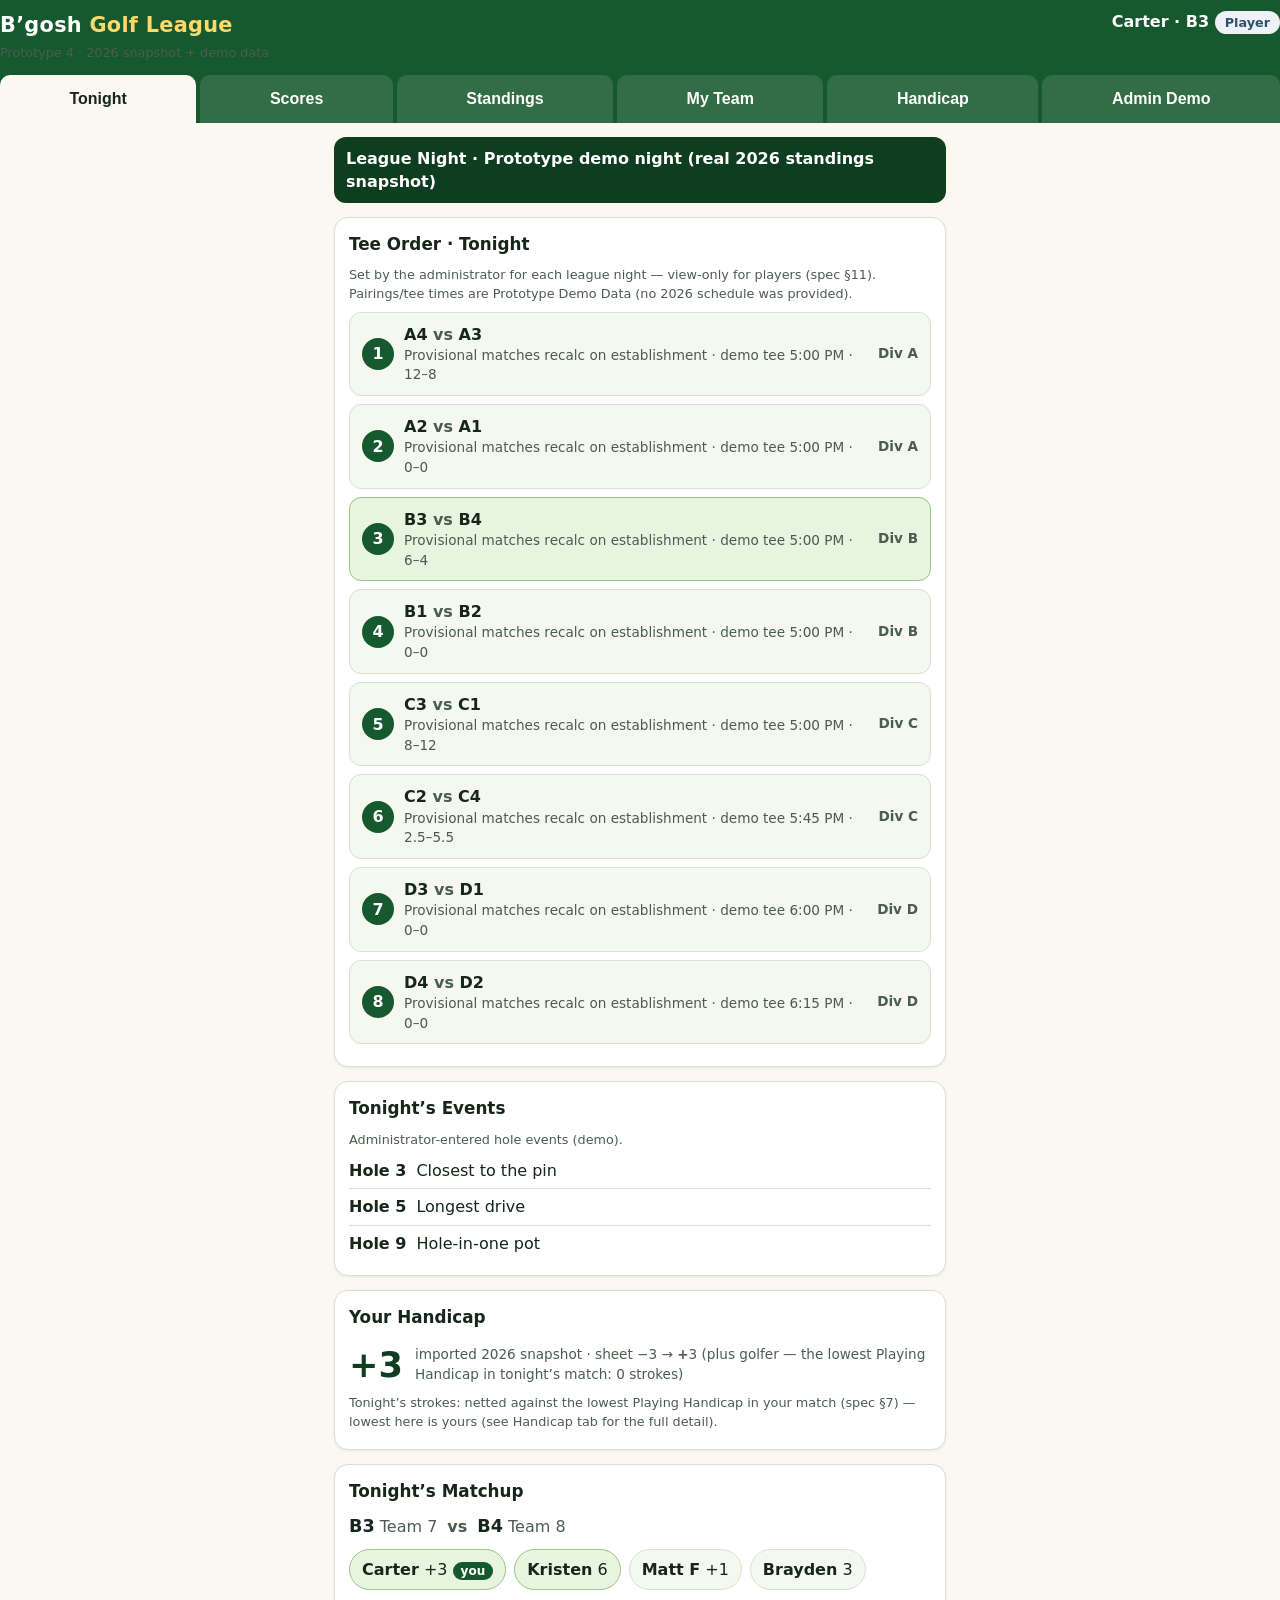
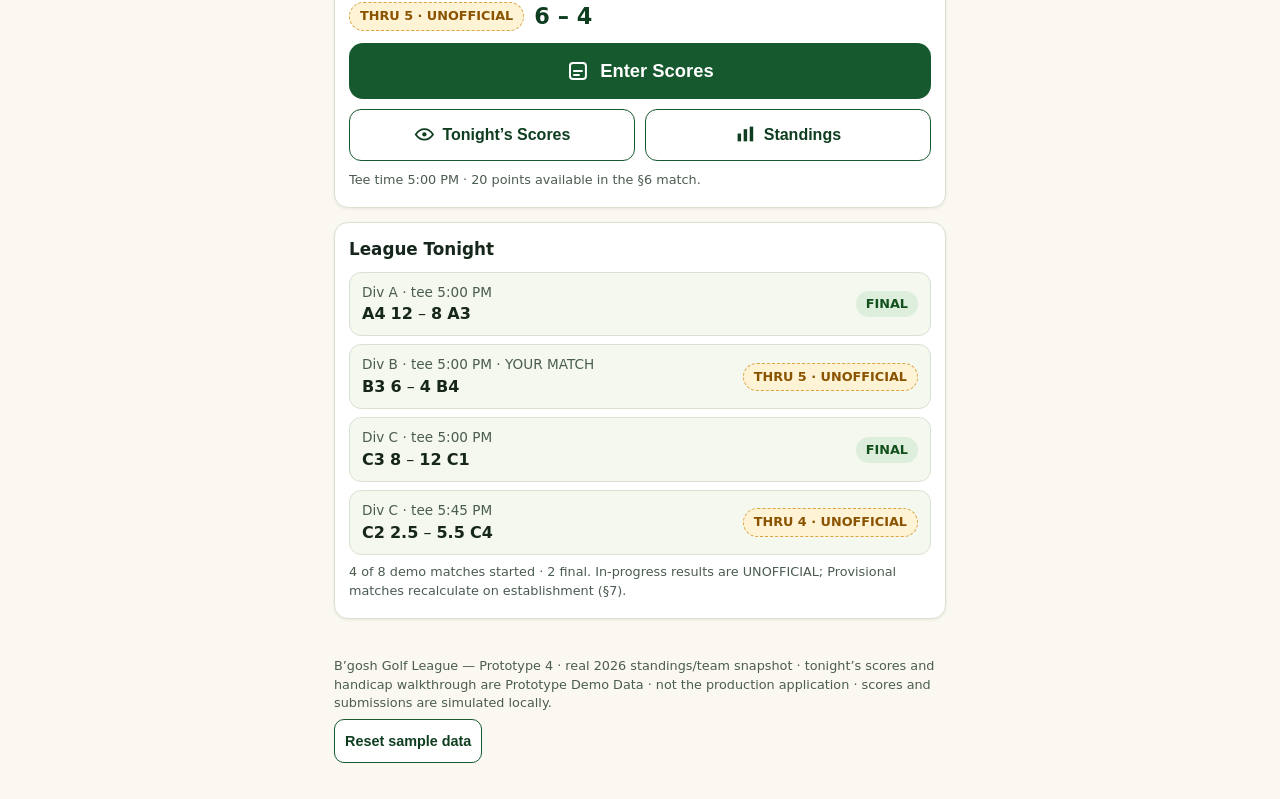
<file: index.html>
<!doctype html>
<html lang="en">
<head>
  <meta charset="utf-8">
  <meta name="viewport" content="width=device-width, initial-scale=1, viewport-fit=cover">
  <title>B&rsquo;gosh Golf League &mdash; Prototype 4 (2026 dataset)</title>
  <link rel="stylesheet" href="styles.css">
  <link rel="icon" href="data:image/svg+xml,%3Csvg xmlns='http://www.w3.org/2000/svg' viewBox='0 0 24 24'%3E%3Ctext y='19' font-size='20'%3E%E2%9B%B3%3C/text%3E%3C/svg%3E">
</head>
<body>
  <header id="hdr" class="hdr"></header>
  <main id="main" class="wrap"></main>
  <footer class="foot wrap">
    <div class="proto-note">B&rsquo;gosh Golf League &mdash; Prototype 4 &middot; real 2026 standings/team snapshot &middot; tonight&rsquo;s scores and handicap walkthrough are Prototype Demo Data &middot; not the production application &middot; scores and submissions are simulated locally.</div>
    <button id="storereset" class="minibtn">Reset sample data</button>
  </footer>
  <div id="toast" class="toast"></div>
  <script src="data.js"></script>
  <script src="handicap.js"></script>
  <script src="logic.js"></script>
  <script src="views-a.js"></script>
  <script src="views-b.js"></script>
  <script src="views-c.js"></script>
  <script src="views-d.js"></script>
  <script src="app.js"></script>
</body>
</html>
</file>
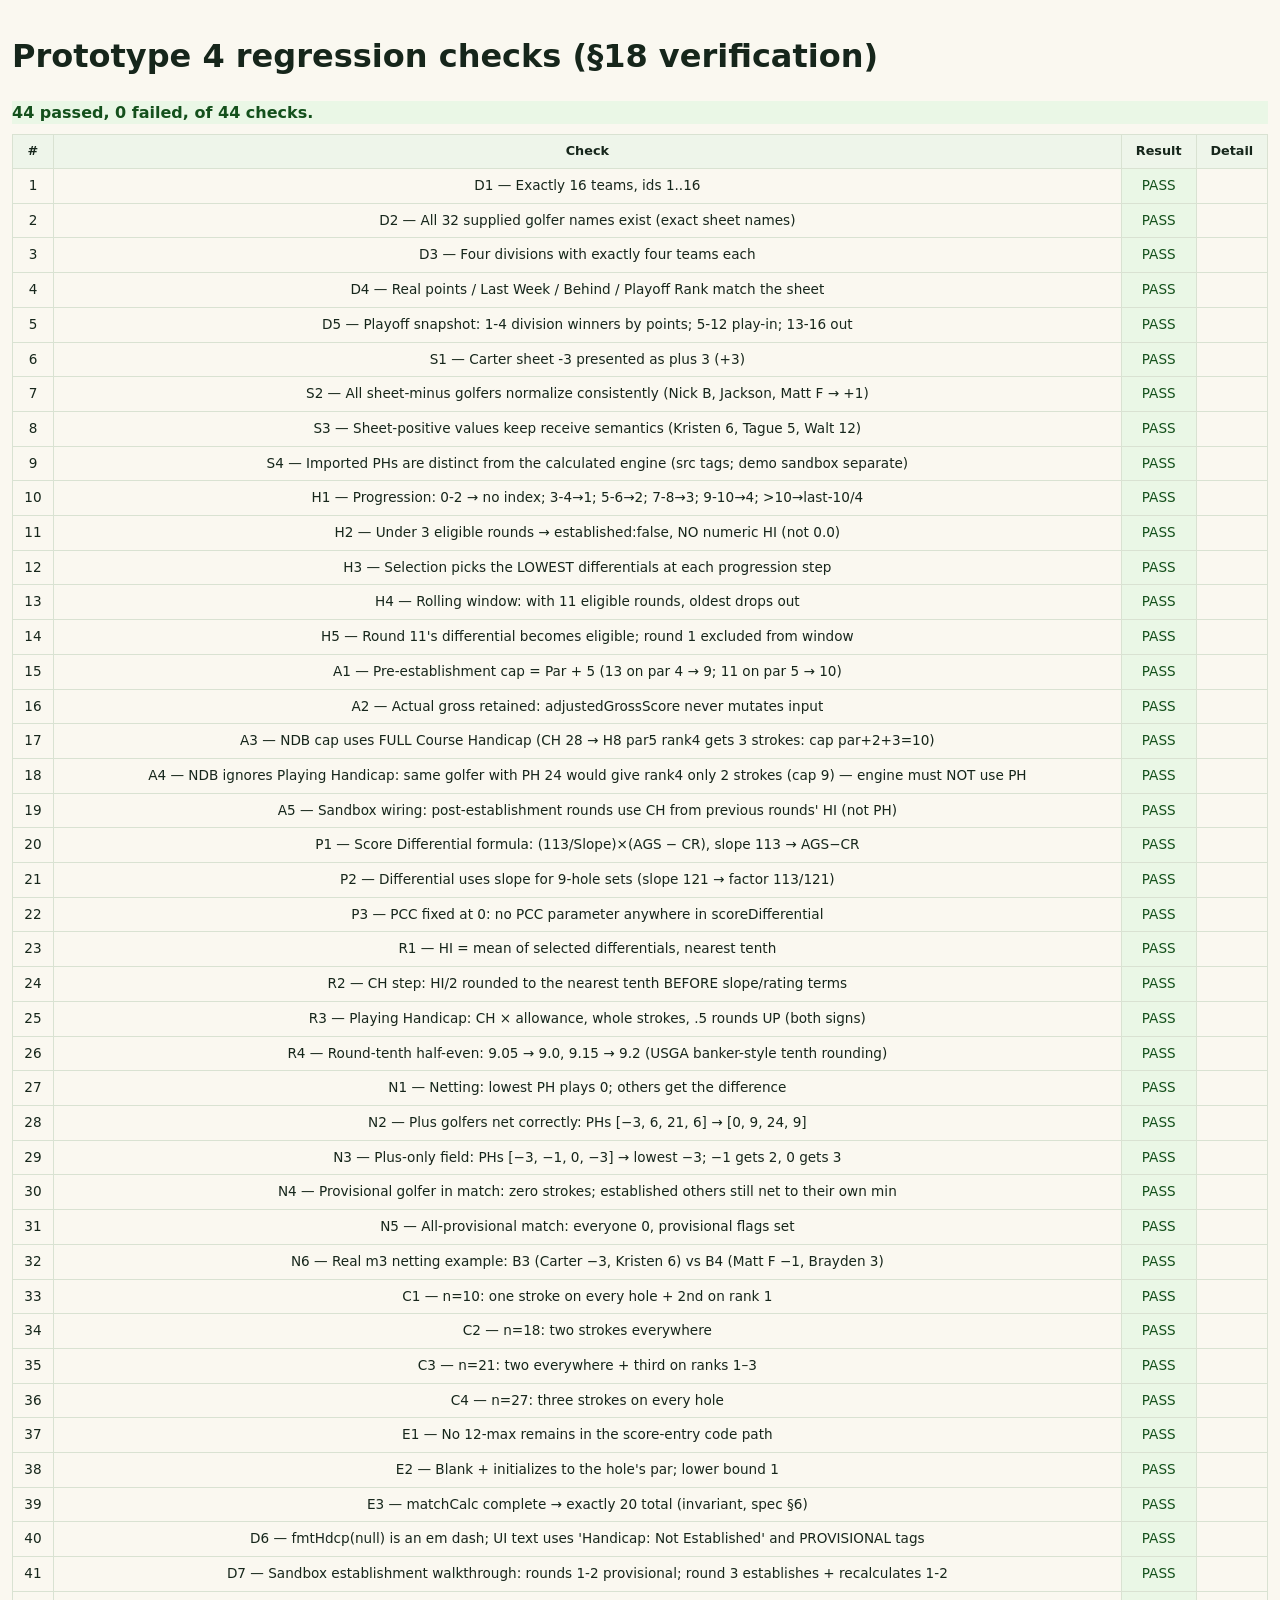
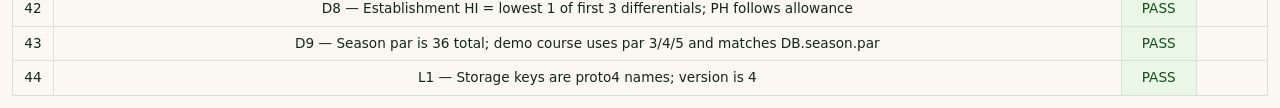
<file: test.html>
<!doctype html>
<html lang="en">
<head>
  <meta charset="utf-8">
  <meta name="viewport" content="width=device-width, initial-scale=1">
  <title>B'gosh Golf League — Prototype 4 regression checks</title>
  <link rel="stylesheet" href="styles.css">
  <style>
    body { padding: 12px; }
    .pass { color: #14501c; background: #eaf7e6; }
    .fail { color: #b3261e; background: #fdebec; font-weight: 700; }
    td { font-size: .85rem; }
    #summary { font-weight: 800; margin: 10px 0; }
  </style>
</head>
<body>
  <h1>Prototype 4 regression checks (§18 verification)</h1>
  <div id="summary">running…</div>
  <table class="gridtbl" id="results"><tr><th>#</th><th>Check</th><th>Result</th><th>Detail</th></tr></table>
  <script src="data.js"></script>
  <script src="handicap.js"></script>
  <script src="logic.js"></script>
  <script src="app.js"></script>
  <script>
    // View sources for static checks (adjust() etc. live in these files).
    // Synchronous XHR is fine in the prototype test page.
    window.CHECK_SRC = {};
    ["views-a.js", "views-b.js", "views-c.js", "views-d.js"].forEach(f => {
      try {
        const x = new XMLHttpRequest();
        x.open("GET", f, false);
        x.send();
        if (x.status === 200 || x.status === 0) CHECK_SRC[f.replace(".js", "").replace("-", "_")] = x.responseText;
      } catch (e) {}
    });
  </script>
  <script src="checks.js"></script>
</body>
</html>
</file>
<file: styles.css>
/* B'gosh Golf League — Prototype 4. Mobile-first sample styling.
   Large tap targets, high contrast for outdoor readability. Real 2026 data + demo app. */

* { box-sizing: border-box; }
:root {
  --green: #16592e;
  --green-d: #0e3d1f;
  --cream: #faf8f0;
  --card: #ffffff;
  --ink: #16261b;
  --mut: #4b5c51;
  --line: #d9e2d2;
  --warn: #8a5300;
  --warnbg: #fff3d6;
  --danger: #b3261e;
  --okbg: #eaf7e6;
  --unoff-bg: #fff3d6;
  --radius: 14px;
}
html { -webkit-text-size-adjust: 100%; }
body {
  margin: 0;
  background: var(--cream);
  color: var(--ink);
  font: 16px/1.45 system-ui, -apple-system, "Segoe UI", Roboto, sans-serif;
}

.wrap { max-width: 560px; margin: 0 auto; padding: 0 14px; }
.hdr {
  background: var(--green);
  color: #fff;
  padding: 10px 0 0;
}
.brand { font-size: 1.3rem; font-weight: 800; letter-spacing: .3px; }
.brand-golf { color: #ffd76a; }
.who { font-weight: 600; white-space: nowrap; }
.head-in { display: flex; justify-content: space-between; align-items: flex-start; gap: 10px; }
.tabs { display: flex; gap: 4px; overflow-x: auto; padding-bottom: 0; margin-top: 8px; }
.tab {
  flex: 1 0 auto;
  background: rgba(255,255,255,.12);
  color: #fff;
  border: 0;
  border-radius: 10px 10px 0 0;
  padding: 13px 14px;
  font-weight: 700;
  font-size: 1rem;
  min-height: 48px;
}
.tab.on { background: var(--cream); color: var(--ink); }

main { padding: 14px 0 40px; }

.card {
  background: var(--card);
  border: 1px solid var(--line);
  border-radius: var(--radius);
  padding: 14px;
  margin: 14px 0;
  box-shadow: 0 1px 3px rgba(20, 40, 25, .08);
}
.sec-t { margin: 0 0 10px; font-size: 1.05rem; }
.div-t { margin: 14px 0 6px; font-size: .95rem; color: var(--green-d); }

.big-num { font-size: 2.2rem; font-weight: 800; color: var(--green-d); }
.handicapline { display: flex; align-items: center; gap: 12px; }
.teamsline { display: flex; align-items: center; gap: 10px; flex-wrap: wrap; }
.tname { font-weight: 800; font-size: 1.1rem; }
.vsmark { font-weight: 800; color: var(--mut); }
.golfersline { display: flex; flex-wrap: wrap; gap: 8px; margin: 10px 0; }
.gchip { border: 1px solid var(--line); border-radius: 999px; padding: 8px 12px; background: #f4f8ef; }
.gchip.mine { background: #e7f4e0; border-color: #9cc487; }
.youmark { background: var(--green); color: #fff; border-radius: 999px; padding: 2px 8px; font-size: .75rem; font-weight: 700; }

.chip { border-radius: 999px; padding: 4px 10px; font-size: .8rem; font-weight: 700; white-space: nowrap; }
.chip-final { background: #ddeedd; color: #14501c; }
.chip-pr { background: var(--unoff-bg); color: var(--warn); border: 1px dashed #d9a441; }
.chip-ns { background: #e8e8ee; color: #444; }
.chip-role { background: #eef2f7; color: #33506b; }
.mut { color: var(--mut); }
.small { font-size: .85rem; }

.eventline { display: flex; gap: 10px; align-items: baseline; padding: 6px 0; border-bottom: 1px solid var(--line); font-size: 1rem; }
.eventline:last-of-type { border-bottom: 0; }

.live-line { display: flex; align-items: center; gap: 10px; margin: 10px 0; }
.pts { font-size: 1.4rem; font-weight: 800; color: var(--green-d); }

.datebar {
  display: flex; align-items: center; justify-content: space-between; gap: 8px;
  background: var(--green-d); color: #fff;
  border-radius: 12px; padding: 10px 12px; margin-top: 14px;
}
.datebar-t { font-weight: 700; }
.datebar .p {
  background: rgba(255,255,255,.15); color: #fff; border: 0; border-radius: 10px;
  min-width: 44px; min-height: 44px; font-size: 1.3rem; font-weight: 700;
}
.datebar .p:disabled { opacity: .35; }

.scoreline {
  display: flex; justify-content: space-between; gap: 8px; align-items: center;
  background: #f4f8ef; border: 1px solid var(--line); border-radius: 12px;
  padding: 10px 12px; margin: 8px 0; cursor: pointer;
}
.scoreline .sl-teams { min-width: 0; flex: 1 1 auto; }
.scoreline .sl-pts { flex: 0 1 auto; flex-wrap: wrap; justify-content: flex-end; min-width: 0; }
.scoreline.mine { background: #e7f4e0; border-color: #9cc487; }
.sl-teams { font-size: .95rem; }
.sl-pts { display: flex; align-items: center; gap: 8px; font-weight: 700; }
.tn2 { font-weight: 600; }

.banner-unoff, .banner-unoff2 {
  background: var(--unoff-bg); color: var(--warn);
  border: 1px dashed #d9a441; border-radius: 12px;
  padding: 10px 12px; margin: 10px 0; font-weight: 600;
}
.banner-warn {
  background: var(--warnbg); color: var(--warn);
  border: 1px solid #eec27c; border-radius: 12px;
  padding: 10px 12px; margin: 10px 0; font-weight: 600;
}
.validline { border-radius: 12px; padding: 10px 12px; margin: 10px 0; font-weight: 700; display: flex; gap: 8px; align-items: center; flex-wrap: wrap; }
.validline.ok { background: var(--okbg); color: #1c6b2a; }
.validline.bad { background: #fdebec; color: var(--danger); }

.cta {
  width: 100%;
  min-height: 56px;
  border: 0; border-radius: 14px;
  background: var(--green); color: #fff;
  font-size: 1.15rem; font-weight: 800;
  display: flex; align-items: center; justify-content: center; gap: 10px;
  margin: 10px 0;
}
.cta:disabled { opacity: .45; }
.cta-green { background: #1c6b2a; }
.b2 {
  flex: 1;
  min-height: 52px;
  border: 1.5px solid var(--green); border-radius: 12px;
  background: #fff; color: var(--green-d);
  font-size: 1rem; font-weight: 700;
  display: inline-flex; align-items: center; justify-content: center; gap: 8px;
}
.row2 { display: flex; gap: 10px; margin: 10px 0; }
.row2 .b2 { width: 100%; }

.stepper { display: flex; gap: 6px; margin: 10px 0; }
.ppill {
  flex: 1; min-height: 46px;
  border: 1.5px solid var(--line); border-radius: 10px;
  background: #fff; font-weight: 800; color: var(--mut);
  font-size: 1rem;
}
.ppill.on { background: var(--green); color: #fff; border-color: var(--green-d); }
.ppill.done { background: #e7f4e0; border-color: #9cc487; color: var(--green-d); }

.gcard { border: 1px solid var(--line); border-radius: 12px; padding: 10px 12px; margin: 10px 0; background: #f9fbf6; }
.gcard-me { background: #e7f4e0; border-color: #9cc487; }
.ghd { display: flex; justify-content: space-between; align-items: center; }
.gname { font-weight: 800; }
.ghcp { font-weight: 700; color: var(--mut); }
.grossbox { display: flex; align-items: center; gap: 10px; margin: 8px 0; }
.grosslbl { font-size: .78rem; font-weight: 800; letter-spacing: .08em; text-transform: uppercase; color: var(--mut); }
.grossin {
  width: 74px; height: 56px; text-align: center;
  font-size: 1.6rem; font-weight: 800; color: var(--ink);
  border: 2px solid var(--line); border-radius: 12px; background: #fff;
}
.grossin:focus { border-color: var(--green); outline: 2px solid #9cc487; }
.pm {
  min-width: 56px; min-height: 56px;
  border: 0; border-radius: 12px; background: var(--green); color: #fff;
  font-size: 1.6rem; font-weight: 800;
}
.pm:disabled { opacity: .35; }
.gnet { font-size: .95rem; color: var(--mut); }
.strokes { color: var(--warn); font-weight: 800; margin-top: 4px; font-size: 1rem; }
.teamsplit { text-align: center; color: var(--mut); font-weight: 700; margin: 4px 0; }
.running, .running2 { background: #eef5ea; border-radius: 12px; padding: 10px 12px; margin: 10px 0; }
.note { color: var(--mut); font-size: .85rem; margin: 8px 0; }
.running .chip { font-size: .72rem; }

.ic { width: 1.15em; height: 1.15em; vertical-align: -0.25em; }
.cta .ic, .b2 .ic { width: 1.3em; height: 1.3em; }

.scrollx { overflow-x: auto; -webkit-overflow-scrolling: touch; }
.gridtbl { border-collapse: collapse; width: 100%; font-size: .95rem; }
.sctbl { min-width: 640px; }
/* Admin tables are wide (names + action buttons); scroll them inside the card
   on phones instead of overflowing the page. */
.adm-scroll { overflow-x: auto; -webkit-overflow-scrolling: touch; }
.adm-scroll .gridtbl { min-width: 540px; }
.gridtbl th, .gridtbl td { border: 1px solid var(--line); padding: 7px 8px; text-align: center; }
.gridtbl th { background: #eef5ea; font-size: .8rem; }
.gridtbl td.b { font-weight: 800; }
.tick { color: var(--warn); font-weight: 800; font-style: normal; margin-right: 2px; }
.netv { color: var(--mut); font-size: .8rem; margin-left: 2px; }
.tr-mine td { background: #e7f4e0; }

.scoreactions { display: flex; flex-direction: column; gap: 8px; margin: 12px 0; }
.proto-note { color: var(--mut); font-size: .8rem; margin: 4px 0; }

.nameform { display: flex; gap: 8px; margin: 8px 0; }
.nameform input { flex: 1; min-height: 50px; border: 2px solid var(--line); border-radius: 12px; padding: 0 12px; font-size: 1rem; }
.nameform .cta { width: auto; margin: 0; padding: 0 16px; }

.namerow { background: #f4f8ef; border-radius: 12px; padding: 10px 12px; }
.reqrow { display: flex; justify-content: space-between; gap: 8px; align-items: center; border: 1px solid var(--line); border-radius: 12px; padding: 10px; margin: 8px 0; background: var(--warnbg); }
.assoc { margin-top: 6px; }

.adm-sec { border-top: 1px dashed var(--line); padding-top: 14px; margin-top: 14px; }
.adm-sec h3.div-t:first-child { margin-top: 0; }
.minibtn {
  min-height: 44px;
  border: 1.5px solid var(--green); border-radius: 10px;
  background: #fff; color: var(--green-d);
  font-weight: 700; font-size: .9rem;
  padding: 6px 10px; margin: 2px 0;
}
.inpsel { width: 100%; min-height: 50px; border: 2px solid var(--line); border-radius: 12px; padding: 8px 12px; font-size: 1rem; background: #fff; margin-bottom: 8px; }
.corrline { background: #eef5ea; border-radius: 10px; padding: 8px 10px; margin: 8px 0; font-weight: 700; }
.actcell { text-align: left; min-width: 220px; }
.corrin { width: 2.8em; height: 2.6em; text-align: center; font-size: 1rem; border: 1.5px solid var(--line); border-radius: 6px; margin: 2px; }

.standdiv { margin-bottom: 8px; }

.toast {
  position: fixed; left: 50%; bottom: 18px; transform: translateX(-50%) translateY(20px);
  background: #232323; color: #fff; border-radius: 12px;
  padding: 12px 18px; font-weight: 600; max-width: 90vw;
  opacity: 0; pointer-events: none; transition: all .25s ease; z-index: 50;
}
.toast.show { opacity: 1; transform: translateX(-50%) translateY(0); }

.foot { padding: 20px 14px 34px; }

.err { color: var(--danger); font-weight: 700; padding: 20px 4px; }

@media (min-width: 700px) {
  .wrap { max-width: 640px; }
}

/* ================= Prototype 4 base layout (carried from Proto 3) ================= */

/* Prominent tee order (Tonight/Home + admin editor, spec §11) */
.teerow, .teeeditrow {
  display: flex; align-items: center; gap: 10px;
  border: 1px solid var(--line); border-radius: 12px;
  padding: 10px 12px; margin: 8px 0; background: #f4f8ef;
}
.teerow-mine { background: #e7f4e0; border-color: #9cc487; }
.teenum {
  flex: 0 0 auto; width: 32px; height: 32px; border-radius: 50%;
  background: var(--green); color: #fff; font-weight: 800;
  display: flex; align-items: center; justify-content: center;
}
.teemain { min-width: 0; flex: 1 1 auto; display: flex; flex-direction: column; }
.tee-teams { font-weight: 700; }
.tee-div { flex: 0 0 auto; font-weight: 700; color: var(--mut); font-size: .85rem; }
.tee-actions { flex: 0 0 auto; display: flex; gap: 6px; }
.teeeditrow .teemain { flex: 1 1 auto; }
.teeeditrow .minibtn { min-width: 44px; }

/* Completed-match primary result (spec §13): totals only, phone-readable */
.resultbig {
  display: flex; align-items: center; justify-content: space-between;
  gap: 8px; background: #f4f8ef; border-radius: 14px; padding: 14px 10px;
  margin: 0 0 10px;
}
.rb-team { font-weight: 800; font-size: .95rem; text-align: center; }
.rb-pts { font-weight: 800; font-size: 2.6rem; color: var(--green-d); text-align: center; line-height: 1.1; }
.rb-vs { color: var(--mut); font-weight: 700; }
.cta-plain { background: #fff; color: var(--green-d); border: 1.5px solid var(--green); }
.stcell { font-weight: 700; }

/* Standings: Points Behind column + playoff seed bands (spec §2) */
.gridtbl th:nth-child(4), .gridtbl td:nth-child(4) { white-space: nowrap; }
.seedrow td { font-size: .8rem; color: var(--green-d); background: #f4f8ef; text-align: left; }
.seedband {
  border: 1px solid var(--line); border-radius: 12px;
  padding: 10px; margin: 10px 0; background: #f9fbf6;
}
.seedband-t { font-weight: 800; margin-bottom: 6px; color: var(--green-d); }
.seedrow { display: flex; align-items: center; gap: 8px; padding: 5px 0; font-size: .95rem; }
.seedrow .seednum {
  flex: 0 0 auto; min-width: 44px; font-weight: 800; color: var(--green-d);
  background: #e7f4e0; border-radius: 8px; padding: 2px 6px; text-align: center;
}
.seedrow.seed-tbd .seednum { background: var(--warnbg); color: var(--warn); }
.seedrow .seedpts { margin-left: auto; font-weight: 700; white-space: nowrap; }
.s14 { border-color: #9cc487; background: #f2f9ee; }
.s1316 { background: #f2f2f2; }

/* Email previews (spec §17) — visual letter styling only, nothing is sent */
.mailprev { border: 1px solid var(--line); border-radius: 12px; margin: 10px 0; overflow: hidden; }
.mailhd { background: #eef5ea; padding: 8px 12px; font-size: .9rem; }
.mailmeta { padding: 6px 12px 0; color: var(--mut); font-size: .8rem; }
.mailbody { padding: 8px 12px 12px; font-size: .92rem; }
.mailbody p { margin: 6px 0; }
.mailsec-t { font-weight: 800; color: var(--green-d); margin: 10px 0 4px; }
.mailrow { display: flex; justify-content: space-between; gap: 8px; padding: 3px 0; border-bottom: 1px dotted var(--line); }
.mailrow:last-child { border-bottom: 0; }
.maillist { margin: 6px 0; padding-left: 22px; }
.maillist li { padding: 2px 0; }
.mailcols { display: grid; grid-template-columns: 1fr 1fr; column-gap: 14px; }
@media (max-width: 420px) { .mailcols { grid-template-columns: 1fr; } }
.coursetbl { min-width: 320px; }

/* Score-entry ± buttons keep their cell in place on tap */
.pm:active { transform: scale(.96); }
.gcard { scroll-margin: 8px; }

/* ================= Prototype 4 additions ================= */

/* Provisional / establishment tags (spec §7) */
.tag.provisional {
  background: var(--warnbg); color: var(--warn);
  border: 1px dashed #d9a441; border-radius: 999px;
  padding: 2px 8px; font-size: .72rem; font-weight: 800; letter-spacing: .04em;
  white-space: nowrap;
}
.hcpstep {
  background: #f4f8ef; border-radius: 10px; padding: 8px 10px;
  margin: 8px 0; font-size: .95rem;
}
.hcpstep .big-num { font-size: 1.6rem; }
.subt { margin: 12px 0 4px; font-size: .9rem; color: var(--green-d); }

/* Handicap tab: real/sandbox pill switch */
.tabbar { display: flex; gap: 8px; margin: 10px 0; }
.pill {
  flex: 1; min-height: 46px; border: 1.5px solid var(--line); border-radius: 999px;
  background: #fff; color: var(--mut); font-weight: 700; font-size: .9rem;
  padding: 4px 10px;
}
.pill.on { background: var(--green); color: #fff; border-color: var(--green-d); }

/* AGS debug disclosure on the match-detail screen (inspectable, unobtrusive) */
.agd { margin: 10px 0; border: 1px solid var(--line); border-radius: 12px; padding: 8px 10px; background: #f9fbf6; }
.agd summary { font-weight: 700; color: var(--green-d); cursor: pointer; min-height: 44px; display: flex; align-items: center; }
.agrow { padding: 8px 0; border-top: 1px dashed var(--line); font-size: .95rem; }
.agrow:first-of-type { border-top: 0; }

/* Season handicap settings inputs (Admin course config) */
.hcard { display: flex; gap: 8px; flex-wrap: wrap; margin: 8px 0; }
.hfield { flex: 1 1 30%; min-width: 120px; display: flex; flex-direction: column; gap: 4px; }
.hfield span { font-size: .78rem; font-weight: 800; letter-spacing: .05em; text-transform: uppercase; color: var(--mut); }
.hfield input {
  min-height: 48px; border: 2px solid var(--line); border-radius: 10px;
  padding: 0 10px; font-size: 1.05rem; font-weight: 700; background: #fff;
}
.hfield input:focus { border-color: var(--green); outline: 2px solid #9cc487; }

/* Standings table: keep the five columns readable on a phone */
.standtbl { min-width: 480px; }
.standtbl th:nth-child(2) { text-align: left; }
.standtbl td:nth-child(2) { text-align: left; }
.seedrow-mine { background: #e7f4e0; border-radius: 8px; padding-left: 4px; }
.scoreline .chip { max-width: 40vw; }
</file>
